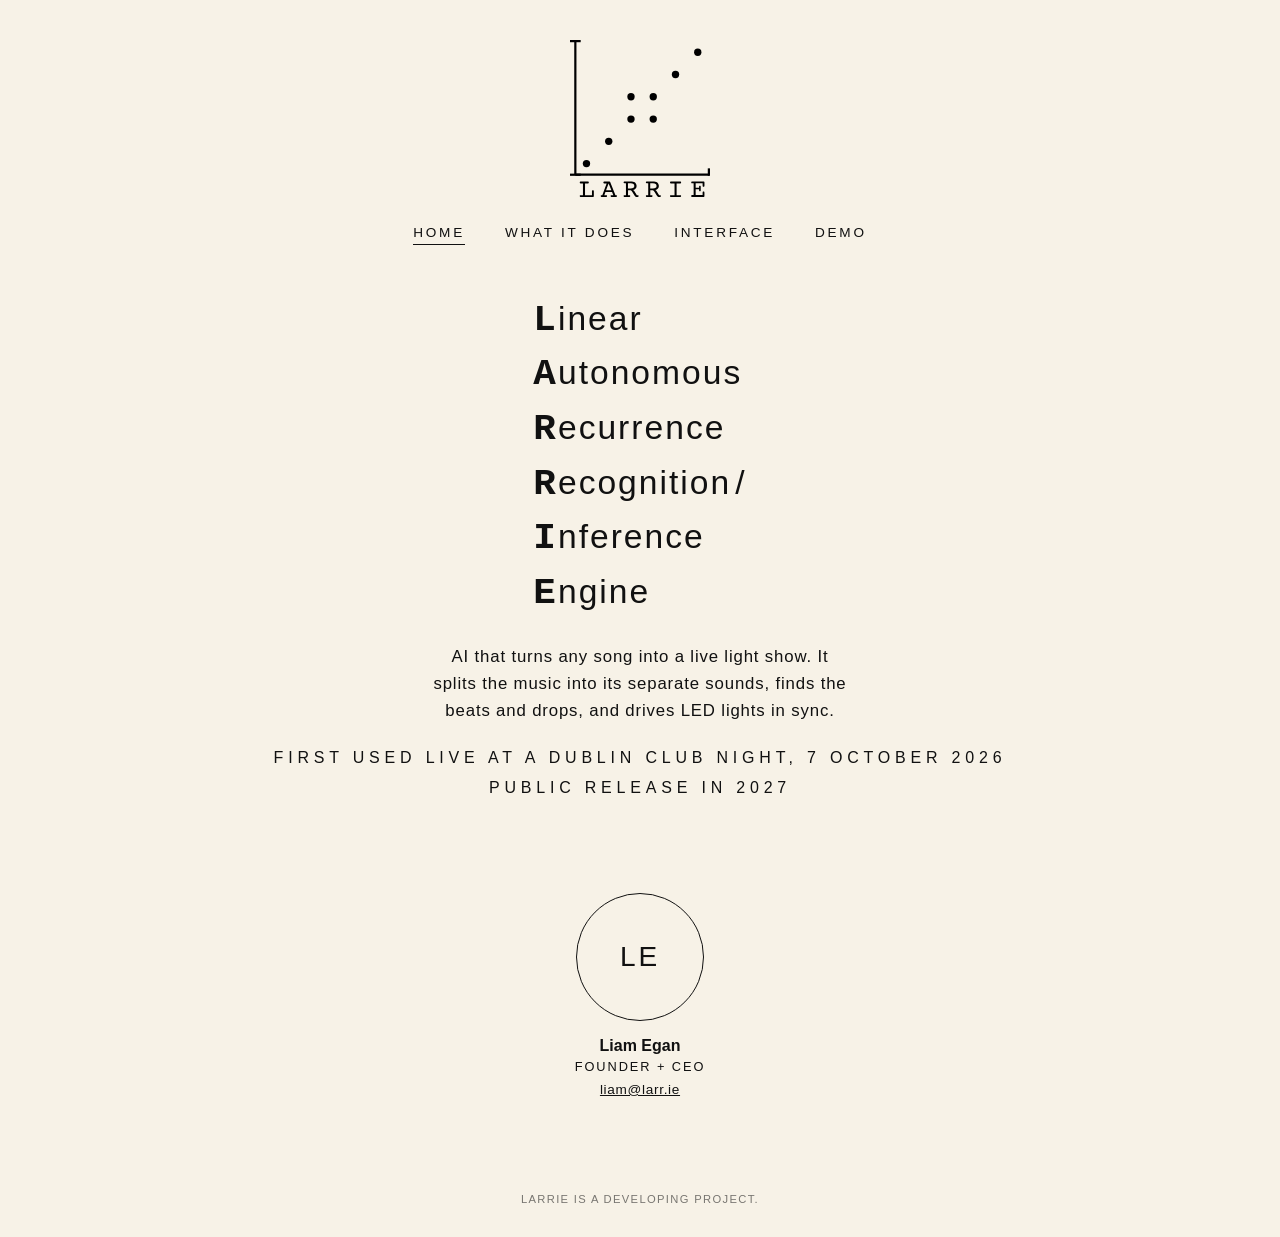
<file: index.html>
<!DOCTYPE html>
<html lang="en">
<head>
  <meta charset="UTF-8">
  <meta name="viewport" content="width=device-width, initial-scale=1.0">
  <title>LARRIE - Linear Autonomous Recurrence Recognition/Inference Engine</title>
  <meta name="description" content="LARRIE: AI that turns any song into a live light show. First used live at a Dublin club night on 7 October 2026. Public release in 2027.">
  <link rel="icon" type="image/svg+xml" href="assets/larrie-logo.svg">
  <link rel="stylesheet" href="css/style.css">
</head>
<body>

  <header>
    <img class="logo" src="assets/larrie-logo.svg" alt="LARRIE logo">
    <nav>
      <a href="index.html" class="active">Home</a>
      <a href="what-it-does.html">What It Does</a>
      <a href="interface.html">Interface</a>
      <a href="demo.html">Demo</a>
    </nav>
  </header>

  <main>
    <h1 class="tagline acrostic">
      <span class="word"><b>L</b>inear</span>
      <span class="word"><b>A</b>utonomous</span>
      <span class="word"><b>R</b>ecurrence</span>
      <span class="word"><b>R</b>ecognition&#8202;/</span>
      <span class="word"><b>I</b>nference</span>
      <span class="word"><b>E</b>ngine</span>
    </h1>
    <p class="summary">AI that turns any song into a live light show. It splits the music into
    its separate sounds, finds the beats and drops, and drives LED lights in sync.</p>
    <p class="coming">First used live at a Dublin club night, 7&nbsp;October&nbsp;2026</p>
    <p class="coming">Public release in 2027</p>
  </main>

  <section class="founders">
    <div class="founder">
      <!-- To use a real photo, replace the div below with:
           <img class="founder-photo" src="assets/liam.jpg" alt="Liam Egan"> -->
      <div class="founder-photo" aria-hidden="true">LE</div>
      <div>
        <p class="founder-name">Liam Egan</p>
        <p class="founder-role">Founder + CEO</p>
        <p class="founder-contact"><a href="mailto:liam@larr.ie">liam@larr.ie</a></p>
      </div>
    </div>
  </section>

  <footer>LARRIE is a developing project.</footer>

</body>
</html>
</file>
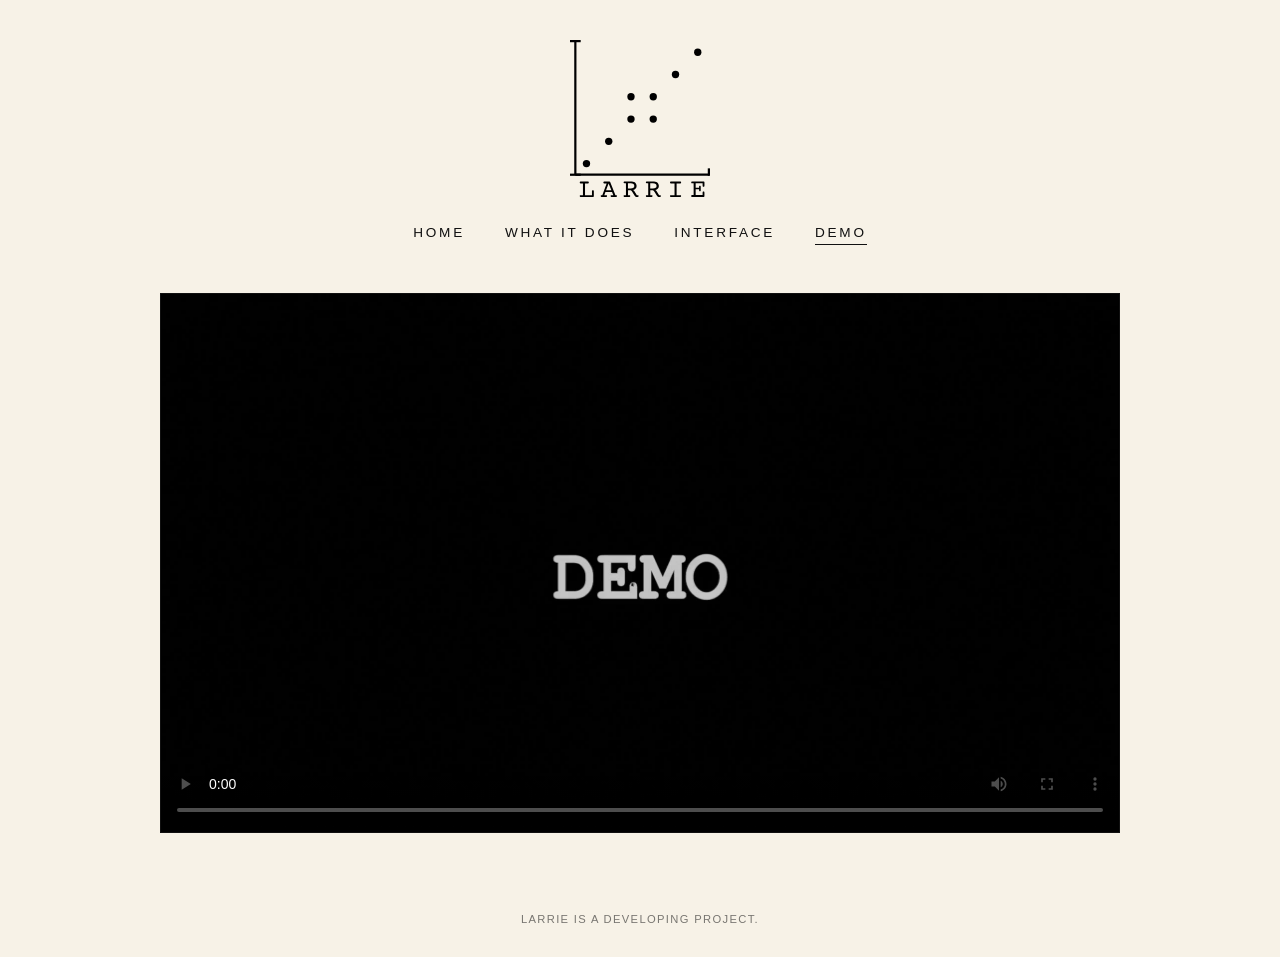
<file: demo.html>
<!DOCTYPE html>
<html lang="en">
<head>
  <meta charset="UTF-8">
  <meta name="viewport" content="width=device-width, initial-scale=1.0">
  <title>Demo - LARRIE</title>
  <meta name="description" content="Example footage of LARRIE in action.">
  <link rel="icon" type="image/svg+xml" href="assets/larrie-logo.svg">
  <link rel="stylesheet" href="css/style.css">
</head>
<body>

  <header>
    <img class="logo" src="assets/larrie-logo.svg" alt="LARRIE logo">
    <nav>
      <a href="index.html">Home</a>
      <a href="what-it-does.html">What It Does</a>
      <a href="interface.html">Interface</a>
      <a href="demo.html" class="active">Demo</a>
    </nav>
  </header>

  <main>
    <!-- Add "multi" to the class list below (class="gallery multi") once you
         have 2+ videos, to show them two-across on desktop. -->
    <div class="gallery">

      <!-- To embed a YouTube video, copy this block and replace VIDEO_ID
           with the ID from the video's URL (youtube.com/watch?v=VIDEO_ID):

      <div class="video">
        <iframe src="https://www.youtube-nocookie.com/embed/VIDEO_ID"
                title="LARRIE example footage"
                allow="accelerometer; autoplay; clipboard-write; encrypted-media; gyroscope; picture-in-picture"
                allowfullscreen></iframe>
      </div>
      -->

      <div class="video">
        <video controls playsinline preload="metadata" poster="assets/demo-poster.jpg">
          <source src="assets/demo.mp4" type="video/mp4">
        </video>
      </div>

    </div>
  </main>

  <footer>LARRIE is a developing project.</footer>

</body>
</html>
</file>
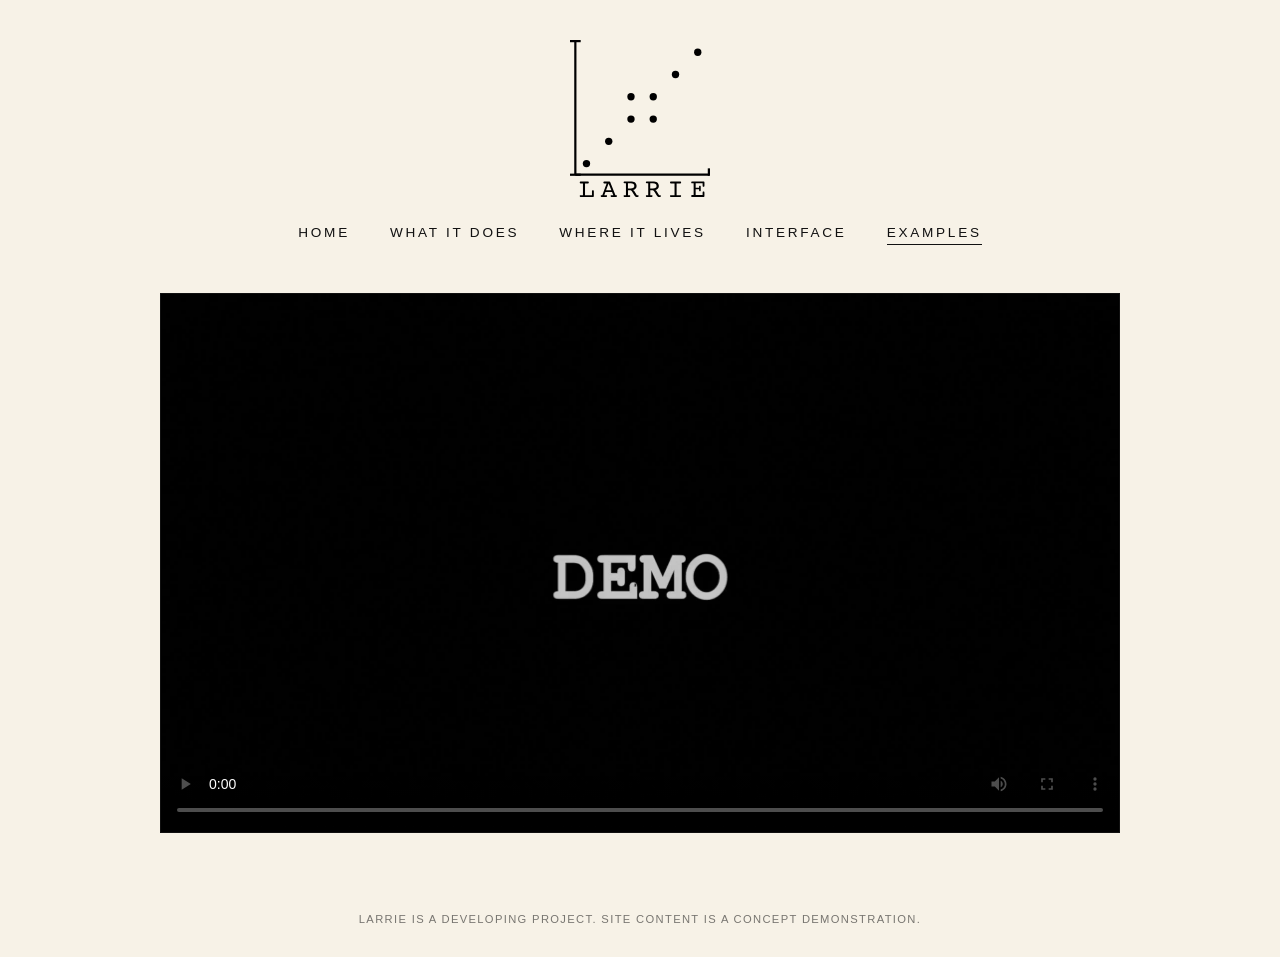
<file: examples.html>
<!DOCTYPE html>
<html lang="en">
<head>
  <meta charset="UTF-8">
  <meta name="viewport" content="width=device-width, initial-scale=1.0">
  <title>Examples - LARRIE</title>
  <meta name="description" content="Example footage of LARRIE in action.">
  <link rel="icon" type="image/svg+xml" href="assets/larrie-logo.svg">
  <link rel="stylesheet" href="css/style.css">
</head>
<body>

  <header>
    <img class="logo" src="assets/larrie-logo.svg" alt="LARRIE logo">
    <nav>
      <a href="index.html">Home</a>
      <a href="what-it-does.html">What It Does</a>
      <a href="venues.html">Where it Lives</a>
      <a href="interface.html">Interface</a>
      <a href="examples.html" class="active">Examples</a>
    </nav>
  </header>

  <main>
    <!-- Add "multi" to the class list below (class="gallery multi") once you
         have 2+ videos, to show them two-across on desktop. -->
    <div class="gallery">

      <!-- To embed a YouTube video, copy this block and replace VIDEO_ID
           with the ID from the video's URL (youtube.com/watch?v=VIDEO_ID):

      <div class="video">
        <iframe src="https://www.youtube-nocookie.com/embed/VIDEO_ID"
                title="LARRIE example footage"
                allow="accelerometer; autoplay; clipboard-write; encrypted-media; gyroscope; picture-in-picture"
                allowfullscreen></iframe>
      </div>
      -->

      <div class="video">
        <video controls playsinline preload="metadata" poster="assets/demo-poster.jpg">
          <source src="assets/demo.mp4" type="video/mp4">
        </video>
      </div>

    </div>
  </main>

  <footer>LARRIE is a developing project. Site content is a concept demonstration.</footer>

</body>
</html>
</file>
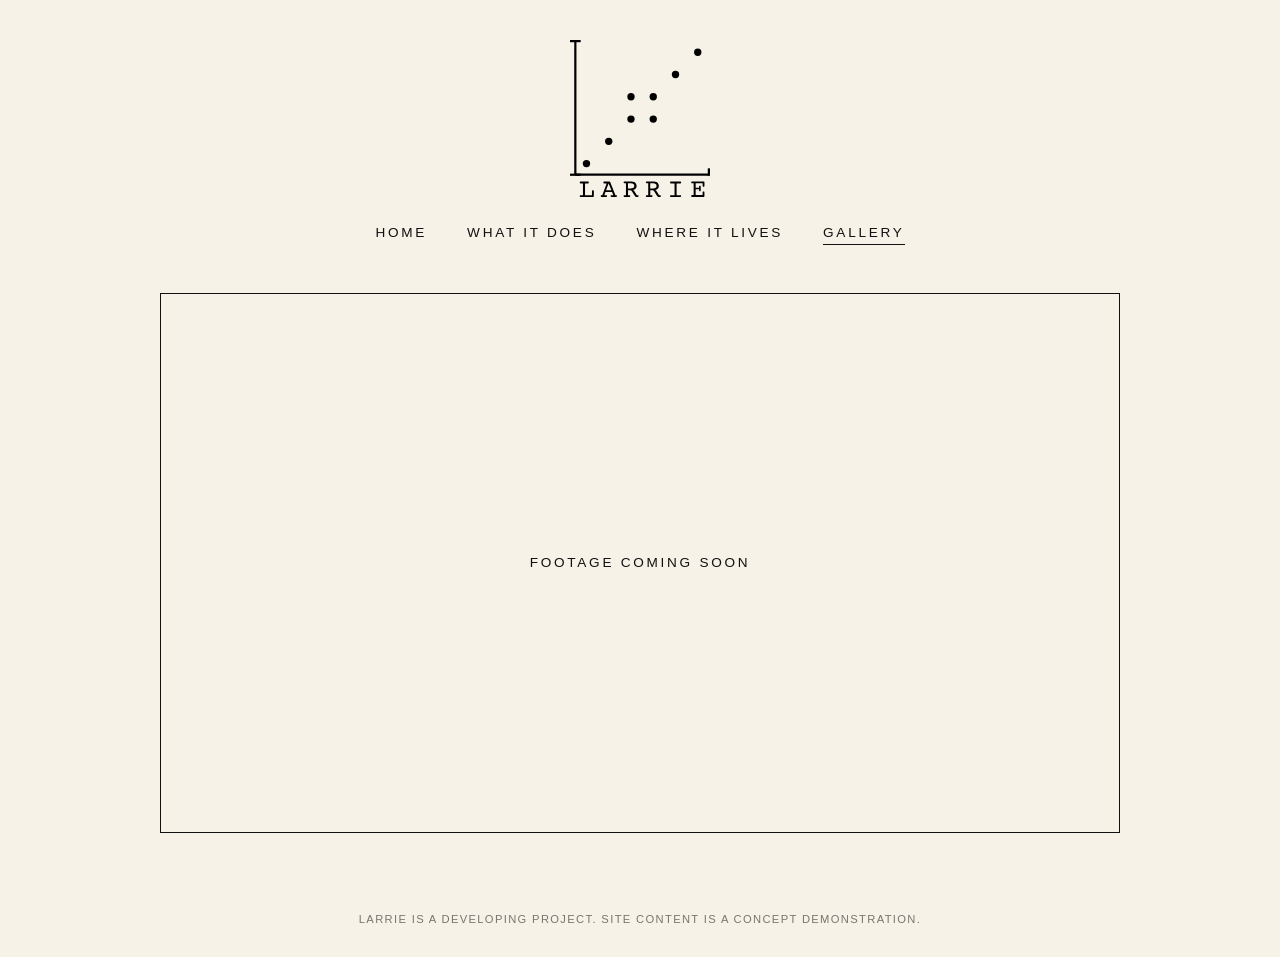
<file: gallery.html>
<!DOCTYPE html>
<html lang="en">
<head>
  <meta charset="UTF-8">
  <meta name="viewport" content="width=device-width, initial-scale=1.0">
  <title>Gallery - LARRIE</title>
  <meta name="description" content="Example footage of LARRIE in action.">
  <link rel="icon" type="image/svg+xml" href="assets/larrie-logo.svg">
  <link rel="stylesheet" href="css/style.css">
</head>
<body>

  <header>
    <img class="logo" src="assets/larrie-logo.svg" alt="LARRIE logo">
    <nav>
      <a href="index.html">Home</a>
      <a href="what-it-does.html">What It Does</a>
      <a href="venues.html">Where it Lives</a>
      <a href="gallery.html" class="active">Gallery</a>
    </nav>
  </header>

  <main>
    <!-- Add "multi" to the class list below (class="gallery multi") once you
         have 2+ videos, to show them two-across on desktop. -->
    <div class="gallery">

      <!-- To embed a YouTube video, copy this block and replace VIDEO_ID
           with the ID from the video's URL (youtube.com/watch?v=VIDEO_ID):

      <div class="video">
        <iframe src="https://www.youtube-nocookie.com/embed/VIDEO_ID"
                title="LARRIE example footage"
                allow="accelerometer; autoplay; clipboard-write; encrypted-media; gyroscope; picture-in-picture"
                allowfullscreen></iframe>
      </div>
      -->

      <div class="video">
        <p class="video-placeholder">Footage coming soon</p>
      </div>

    </div>
  </main>

  <footer>LARRIE is a developing project. Site content is a concept demonstration.</footer>

</body>
</html>
</file>
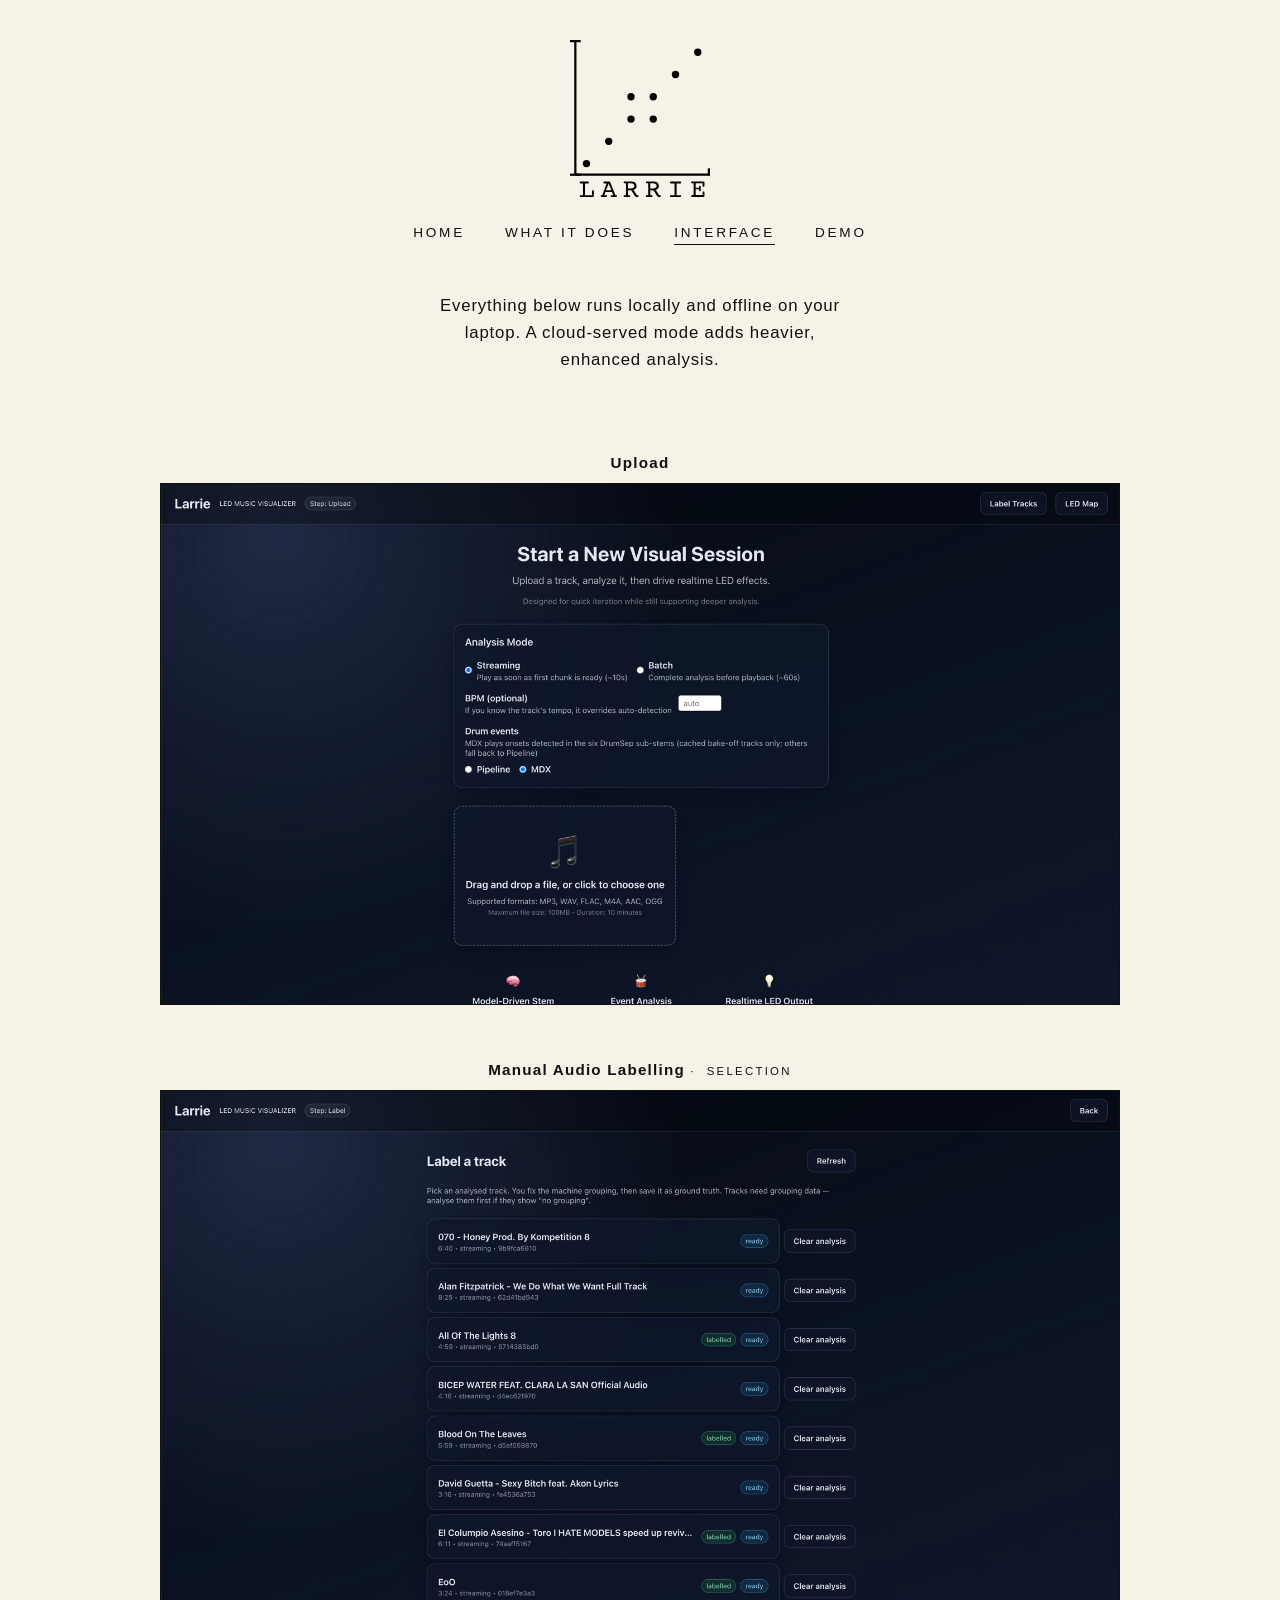
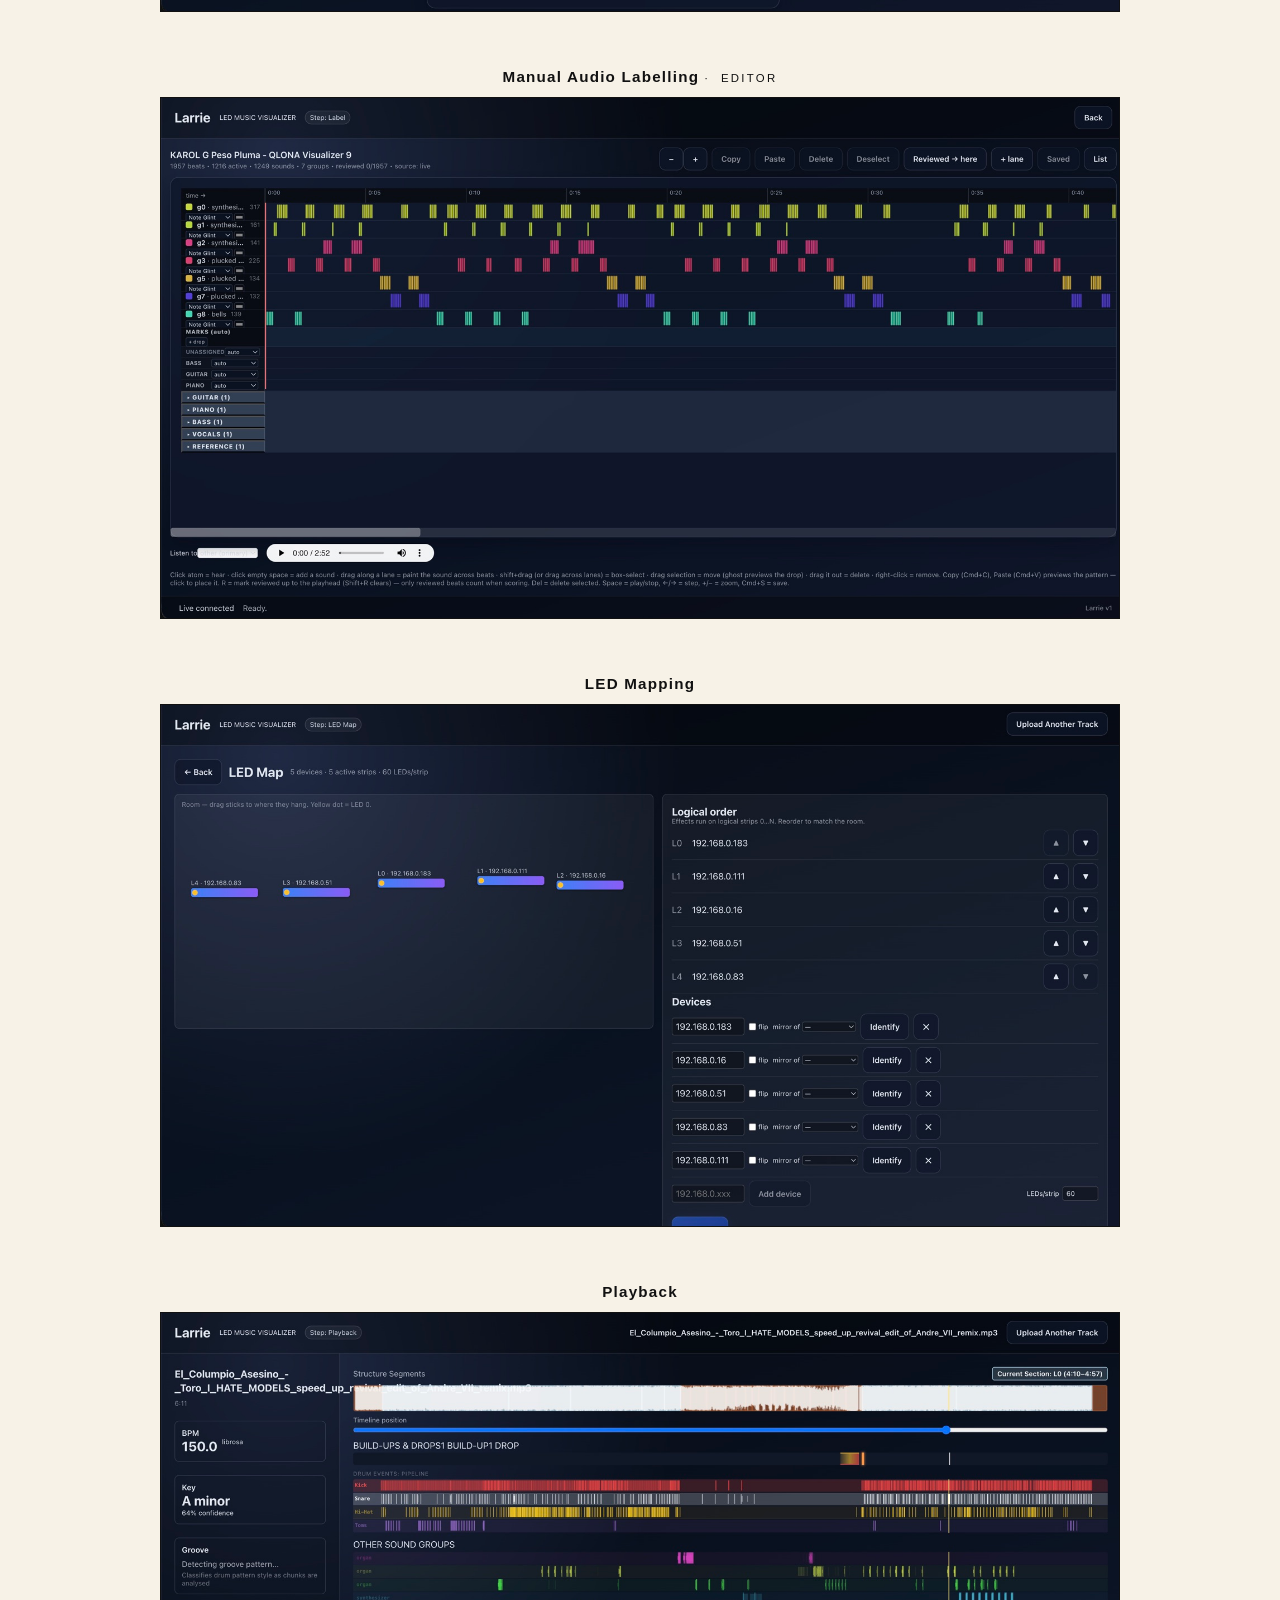
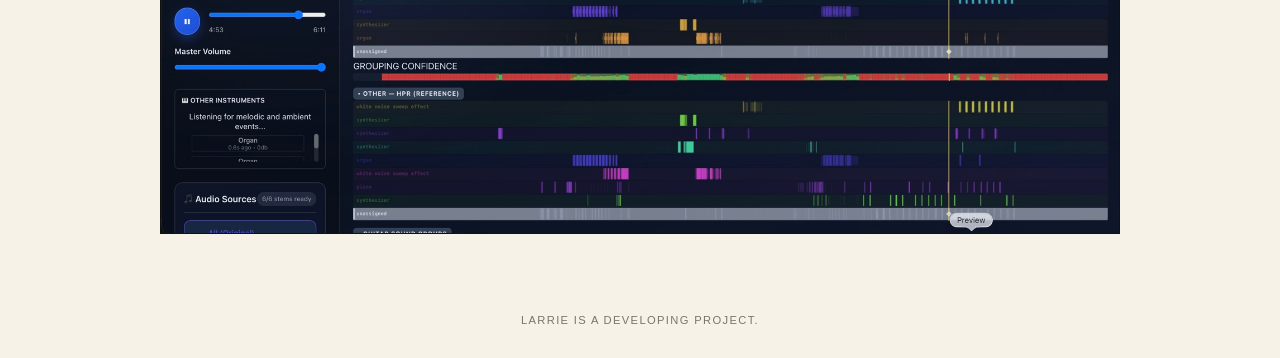
<file: interface.html>
<!DOCTYPE html>
<html lang="en">
<head>
  <meta charset="UTF-8">
  <meta name="viewport" content="width=device-width, initial-scale=1.0">
  <title>Interface - LARRIE</title>
  <meta name="description" content="The LARRIE interface: upload, labelling, LED mapping and playback.">
  <link rel="icon" type="image/svg+xml" href="assets/larrie-logo.svg">
  <link rel="stylesheet" href="css/style.css">
</head>
<body>

  <header>
    <img class="logo" src="assets/larrie-logo.svg" alt="LARRIE logo">
    <nav>
      <a href="index.html">Home</a>
      <a href="what-it-does.html">What It Does</a>
      <a href="interface.html" class="active">Interface</a>
      <a href="demo.html">Demo</a>
    </nav>
  </header>

  <main>
    <p class="venues-intro">Everything below runs locally and offline on your
    laptop. A cloud-served mode adds heavier, enhanced analysis.</p>

    <div class="shots">

      <figure class="shot">
        <figcaption>Upload</figcaption>
        <img src="assets/interface/UploadScreen.jpg" alt="LARRIE upload screen" loading="lazy">
      </figure>

      <figure class="shot">
        <figcaption>Manual Audio Labelling <span class="venue-city">Selection</span></figcaption>
        <img src="assets/interface/ManualAudioLabellingSelectionScreen.jpg" alt="Manual audio labelling, selection screen" loading="lazy">
      </figure>

      <figure class="shot">
        <figcaption>Manual Audio Labelling <span class="venue-city">Editor</span></figcaption>
        <img src="assets/interface/ManualAudioLabellingEditorScreen.jpg" alt="Manual audio labelling, editor screen" loading="lazy">
      </figure>

      <figure class="shot">
        <figcaption>LED Mapping</figcaption>
        <img src="assets/interface/LEDMappingScreen.jpg" alt="LED mapping screen" loading="lazy">
      </figure>

      <figure class="shot">
        <figcaption>Playback</figcaption>
        <img src="assets/interface/PlaybackScreen.jpg" alt="Playback screen" loading="lazy">
      </figure>

    </div>
  </main>

  <footer>LARRIE is a developing project.</footer>

</body>
</html>
</file>
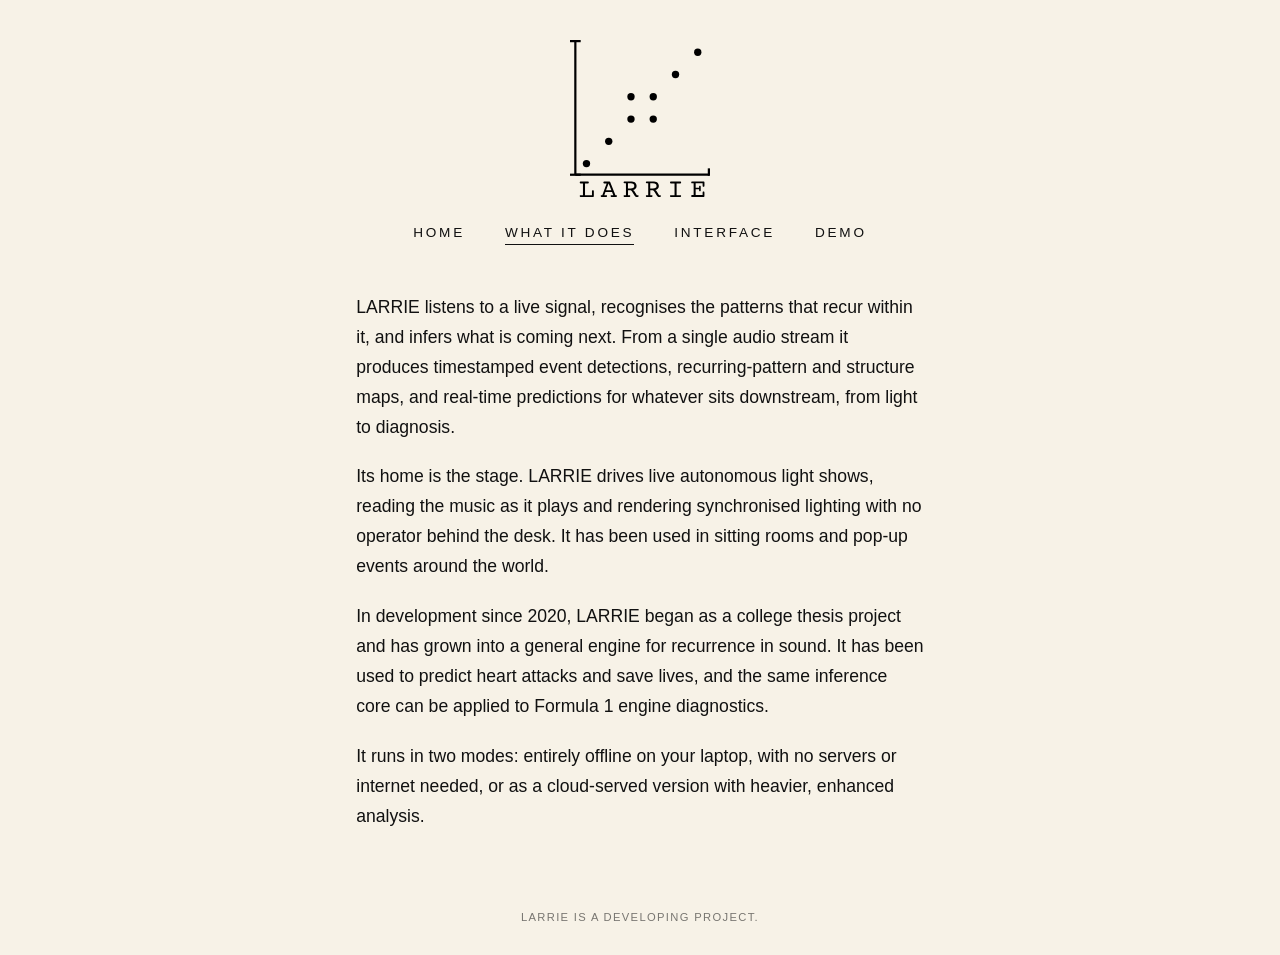
<file: what-it-does.html>
<!DOCTYPE html>
<html lang="en">
<head>
  <meta charset="UTF-8">
  <meta name="viewport" content="width=device-width, initial-scale=1.0">
  <title>What It Does - LARRIE</title>
  <meta name="description" content="What LARRIE does: real-time recurrence recognition and inference on live audio.">
  <link rel="icon" type="image/svg+xml" href="assets/larrie-logo.svg">
  <link rel="stylesheet" href="css/style.css">
</head>
<body>

  <header>
    <img class="logo" src="assets/larrie-logo.svg" alt="LARRIE logo">
    <nav>
      <a href="index.html">Home</a>
      <a href="what-it-does.html" class="active">What It Does</a>
      <a href="interface.html">Interface</a>
      <a href="demo.html">Demo</a>
    </nav>
  </header>

  <main>
    <div class="prose">
      <p>LARRIE listens to a live signal, recognises the patterns that recur within
      it, and infers what is coming next. From a single audio stream it produces
      timestamped event detections, recurring-pattern and structure maps, and
      real-time predictions for whatever sits downstream, from light to
      diagnosis.</p>

      <p>Its home is the stage. LARRIE drives live autonomous light shows,
      reading the music as it plays and rendering synchronised lighting with no
      operator behind the desk. It has been used in sitting rooms and pop-up
      events around the world.</p>

      <p>In development since 2020, LARRIE began as a college thesis project and
      has grown into a general engine for recurrence in sound. It has been used
      to predict heart attacks and save lives, and the same inference core can be
      applied to Formula&nbsp;1 engine diagnostics.</p>

      <p>It runs in two modes: entirely offline on your laptop, with no servers or
      internet needed, or as a cloud-served version with heavier, enhanced
      analysis.</p>
    </div>
  </main>

  <footer>LARRIE is a developing project.</footer>

</body>
</html>
</file>
<file: css/style.css>
/* LARRIE: minimal cream/black */

:root {
  --cream: #f7f2e7;
  --ink: #111111;
}

* {
  margin: 0;
  padding: 0;
  box-sizing: border-box;
}

html {
  height: 100%;
}

body {
  min-height: 100%;
  display: flex;
  flex-direction: column;
  background: var(--cream);
  color: var(--ink);
  font-family: "Helvetica Neue", Helvetica, Arial, sans-serif;
  -webkit-font-smoothing: antialiased;
  text-align: center;
}

header {
  padding: 2.5rem 1.5rem 0;
}

.logo {
  display: block;
  margin: 0 auto;
  width: clamp(90px, 18vw, 140px);
  height: auto;
}

nav {
  margin-top: 1.75rem;
  display: flex;
  justify-content: center;
  flex-wrap: wrap;
  gap: 1rem 2.5rem;
}

nav a {
  color: var(--ink);
  text-decoration: none;
  font-size: 0.85rem;
  letter-spacing: 0.2em;
  text-transform: uppercase;
  padding-bottom: 0.25rem;
  border-bottom: 1px solid transparent;
}

nav a:hover,
nav a.active {
  border-bottom-color: var(--ink);
}

main {
  flex: 1;
  display: flex;
  flex-direction: column;
  align-items: center;
  justify-content: center;
  padding: 3rem 1.5rem;
  gap: 1.5rem;
}

.tagline {
  font-size: clamp(1.1rem, 3.5vw, 1.75rem);
  font-weight: 400;
  letter-spacing: 0.04em;
  max-width: 34ch;
  line-height: 1.4;
}

.acrostic {
  display: inline-flex;
  flex-direction: column;
  align-items: flex-start;
  text-align: left;
  font-size: clamp(1.4rem, 5vw, 2.1rem);
  line-height: 1.45;
  letter-spacing: 0.06em;
}

.acrostic b {
  font-family: "Courier New", Courier, monospace;
  font-weight: 700;
  font-size: 1.12em;
}

.summary {
  max-width: 46ch;
  font-size: clamp(0.95rem, 2.5vw, 1.05rem);
  letter-spacing: 0.05em;
  line-height: 1.6;
  text-wrap: balance;
}

.coming {
  font-size: clamp(0.8rem, 2.5vw, 1rem);
  letter-spacing: 0.3em;
  text-transform: uppercase;
}

.coming + .coming {
  margin-top: -0.75rem;
}

/* Founders */

.founders {
  padding: 3rem 1.5rem 4rem;
  display: flex;
  justify-content: center;
  gap: clamp(3rem, 10vw, 6rem);
  flex-wrap: wrap;
}

.founder {
  display: flex;
  flex-direction: column;
  align-items: center;
  gap: 1rem;
}

.founder-photo {
  width: clamp(96px, 20vw, 128px);
  height: clamp(96px, 20vw, 128px);
  border-radius: 50%;
  border: 1px solid var(--ink);
  object-fit: cover;
  display: flex;
  align-items: center;
  justify-content: center;
  font-size: 1.75rem;
  letter-spacing: 0.1em;
}

.founder-name {
  font-size: 1rem;
  font-weight: 600;
}

.founder-role {
  font-size: 0.8rem;
  letter-spacing: 0.15em;
  text-transform: uppercase;
  margin-top: 0.25rem;
}

.founder-contact {
  font-size: 0.85rem;
  letter-spacing: 0.05em;
  margin-top: 0.5rem;
}

.founder-contact a {
  color: var(--ink);
}

@media (max-width: 540px) {
  .founders {
    flex-direction: column;
    align-items: center;
    gap: 2.5rem;
  }
}

/* What It Does */

.prose {
  max-width: 58ch;
  text-align: left;
  font-size: clamp(1rem, 2.5vw, 1.1rem);
  line-height: 1.7;
}

.prose p + p {
  margin-top: 1.25rem;
}

/* Gallery */

.gallery {
  width: 100%;
  max-width: 960px;
  display: grid;
  grid-template-columns: 1fr;
  gap: 2.5rem;
}

.video {
  position: relative;
  width: 100%;
  aspect-ratio: 16 / 9;
  border: 1px solid var(--ink);
}

.video iframe,
.video video {
  position: absolute;
  inset: 0;
  width: 100%;
  height: 100%;
  border: 0;
}

.video video {
  background: #000;
  object-fit: contain;
}

.video-placeholder {
  display: flex;
  align-items: center;
  justify-content: center;
  height: 100%;
  font-size: 0.85rem;
  letter-spacing: 0.2em;
  text-transform: uppercase;
}

@media (min-width: 700px) {
  .gallery.multi {
    grid-template-columns: 1fr 1fr;
  }
}

/* Where it Lives */

.venue-list {
  list-style: none;
  display: flex;
  flex-direction: column;
  gap: 1.75rem;
  font-size: clamp(1rem, 2.8vw, 1.2rem);
  font-weight: 600;
  letter-spacing: 0.08em;
}

.venue-city {
  font-weight: 400;
  font-size: 0.75em;
  letter-spacing: 0.2em;
  text-transform: uppercase;
}

.venue-city::before {
  content: "\00b7\00a0\00a0";
}

.venues-intro {
  max-width: 44ch;
  font-size: clamp(0.95rem, 2.5vw, 1.05rem);
  letter-spacing: 0.05em;
  line-height: 1.6;
  margin-bottom: 3.5rem;
}

.venue-section + .venue-section {
  margin-top: 4.5rem;
}

.section-label {
  display: flex;
  align-items: center;
  justify-content: center;
  gap: 1.25rem;
  font-family: "Courier New", Courier, monospace;
  font-size: 0.95rem;
  font-weight: 700;
  letter-spacing: 0.35em;
  text-transform: uppercase;
  white-space: nowrap;
  margin-bottom: 3.5rem;
}

.section-label::before,
.section-label::after {
  content: "";
  height: 1px;
  width: clamp(1.5rem, 6vw, 3.5rem);
  background: var(--ink);
  flex-shrink: 0;
}

.venue-columns {
  display: flex;
  flex-wrap: wrap;
  justify-content: center;
  gap: 3rem 5rem;
}

.region-label {
  font-family: "Courier New", Courier, monospace;
  font-size: 0.8rem;
  font-weight: 700;
  letter-spacing: 0.35em;
  text-transform: uppercase;
  margin-bottom: 2.25rem;
}

.region-label::before {
  content: "\00b7\00a0\00a0";
}

.region-label::after {
  content: "\00a0\00a0\00b7";
}

.venue-list.compact {
  gap: 0.9rem;
  font-size: 1rem;
}

/* Interface */

.shots {
  width: 100%;
  max-width: 960px;
  display: flex;
  flex-direction: column;
  gap: 3.5rem;
}

.shot {
  margin: 0;
}

.shot figcaption {
  font-size: 0.95rem;
  font-weight: 600;
  letter-spacing: 0.08em;
  margin-bottom: 0.75rem;
}

.shot img {
  display: block;
  width: 100%;
  height: auto;
  border: 1px solid var(--ink);
}

footer {
  padding: 2rem 1.5rem;
  font-size: 0.7rem;
  letter-spacing: 0.12em;
  text-transform: uppercase;
  opacity: 0.55;
}
</file>
